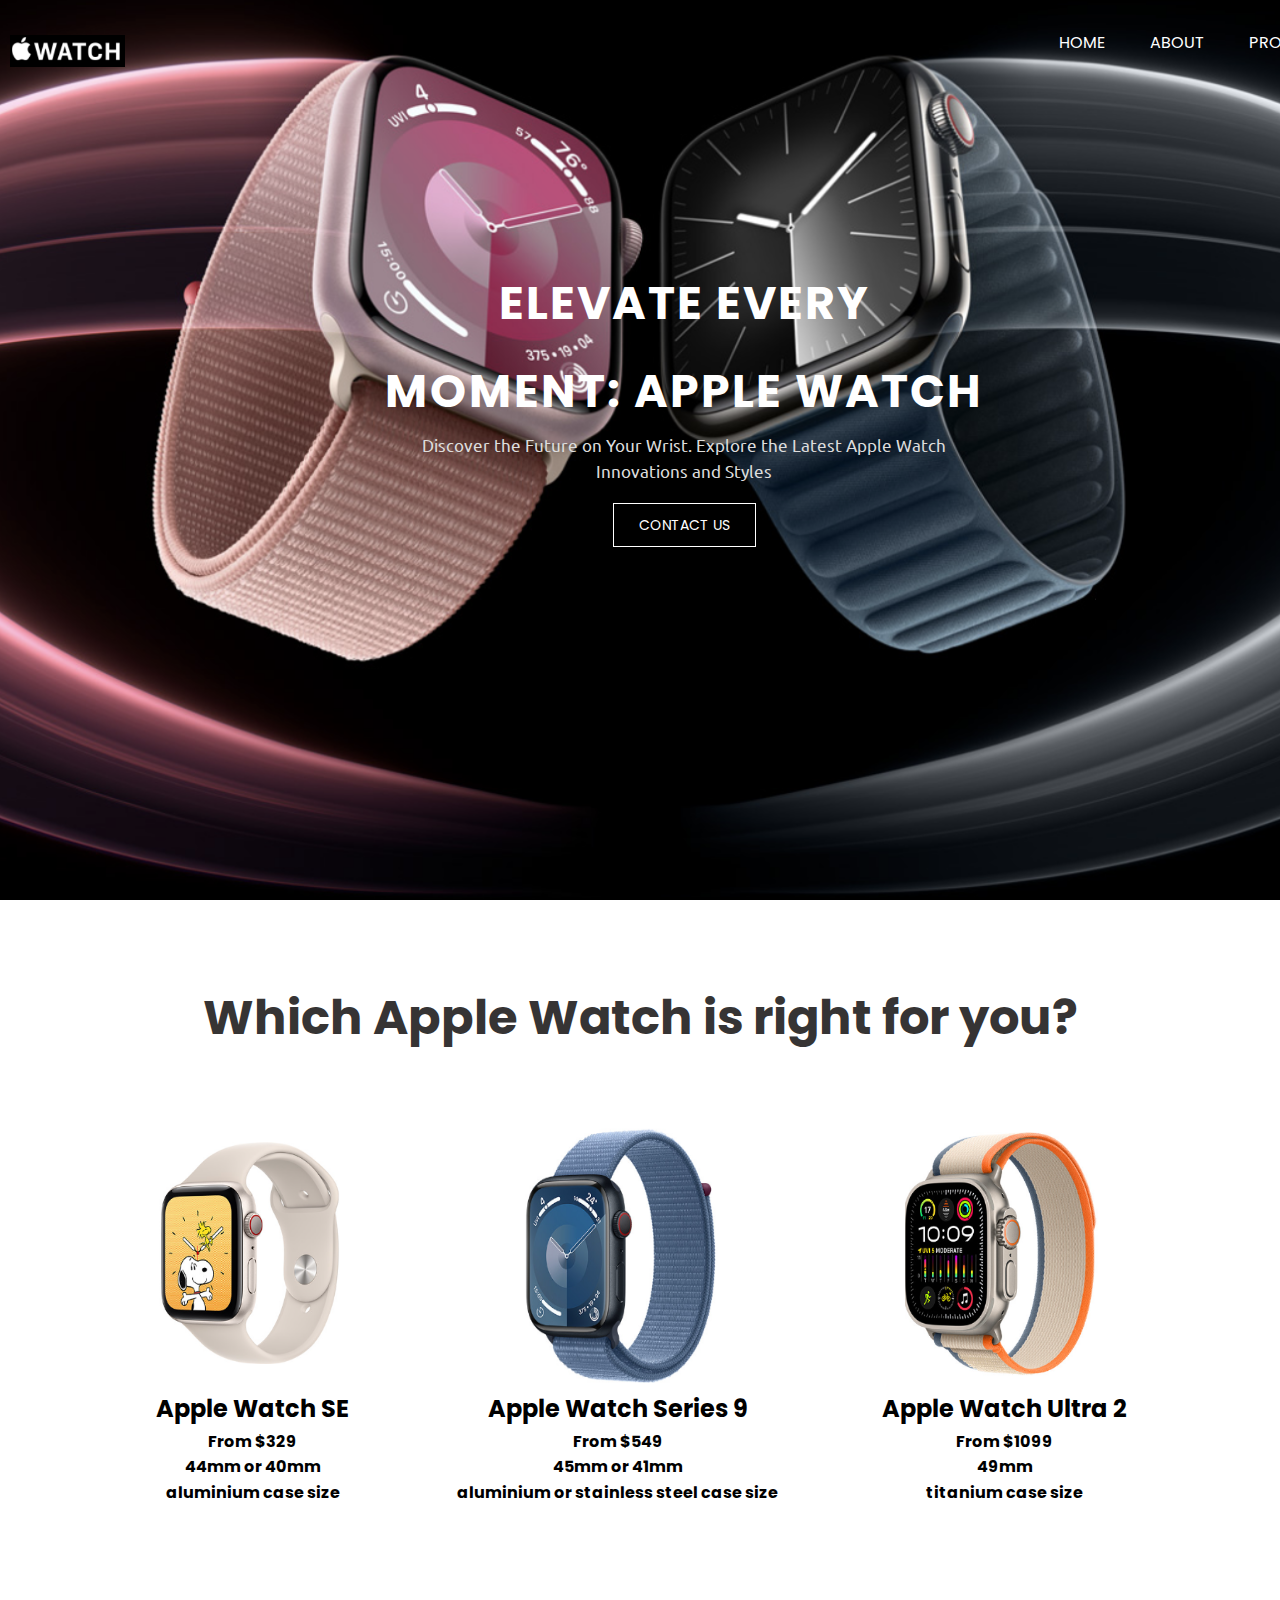
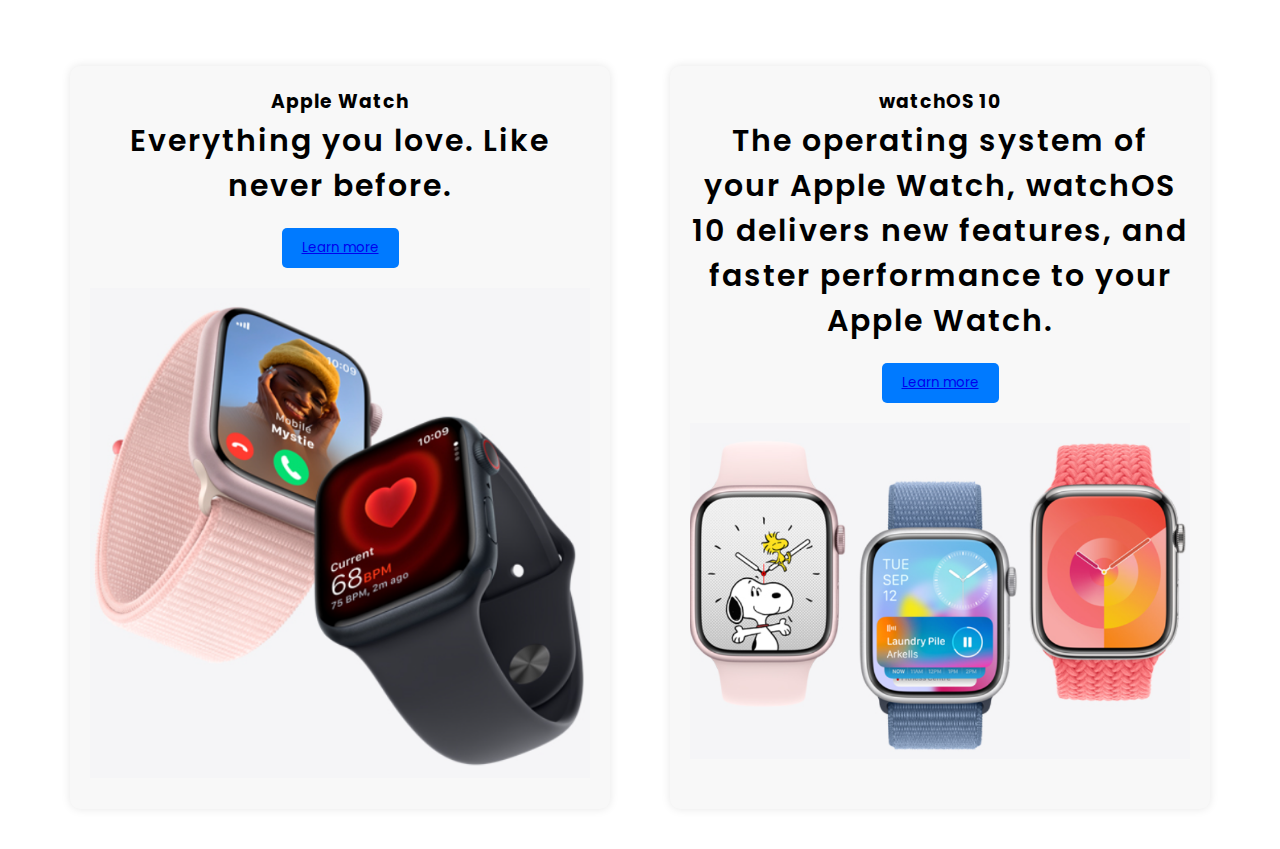
<file: index.html>
<!DOCTYPE html>
<html lang="en">

<head>
    <meta charset="UTF-8">
    <meta http-equiv="X-UA-Compatible" content="IE=edge">
    <meta name="viewport" content="width=device-width, initial-scale=1.0">
    <title>Game Store</title>
    <!-- google fonts -->
    <link href="https://fonts.googleapis.com/css2?family=Poppins:wght@400;700&display=swap" rel="stylesheet">
    <link href="https://fonts.googleapis.com/css2?family=Ubuntu&display=swap" rel="stylesheet">
    <!-- External CSS file-->
    <link rel="stylesheet" href="./CSS/style.css">
</head>

<body>
    <!-- Main header-->
    <header class="main-header">
        <div class="nav">
            <div class="logo">
                <img src="./image/apple-logo.png" alt="logo">
            </div>
            <ul class="menu">
                <li><a href="#">Home</a></li>
                <li><a href="about-us.html">About</a></li>
                <li><a href="product.html">Product</a></li>
                <li><a href="contact.html">Contact</a></li>
            </ul>
        </div>

        <!-- Text on the banner -->
        <div class="main-text">
            <div class="heading">
                <h1><span>Elevate Every Moment: Apple Watch</span></h1>
            </div>
            <p>Discover the Future on Your Wrist. Explore the Latest Apple Watch Innovations and Styles</p>
            <a href="contact.html">Contact US</a>
        </div>
    </header>

    <!-- Products Info -->
    <section class="products-section">
        <h2>Which Apple Watch is right for you?</h2>

        <div class="type">
            <a href="product.html"><img src="./image/watch(1).png" alt="Type 1"></a>
            <h2>Apple Watch SE</h2>
            <p>From $329</p>
            <p>44mm or 40mm</p>
            <p>aluminium case size</p>
        </div>

        <div class="type">
            <a href="product.html"><img src="./image/watch(2).png" alt="Type 2"></a>
            <h2>Apple Watch Series 9</h2>
            <p>From $549</p>
            <p>45mm or 41mm</p>
            <p>aluminium or stainless steel case size</p>
        </div>

        <div class="type">
            <a href="product.html"><img src="./image/watch(3).png" alt="Type 3"></a>
            <h2>Apple Watch Ultra 2</h2>
            <p>From $1099</p>
            <p>49mm</p>
            <p>titanium case size</p>
        </div>
    </section>

    <!-- Information container about apple watch -->
    <section>
        <div class="info-container">
            <div class="left">
                <h3>Apple Watch</h3>
                <p>Everything you love. Like never before.</p>
                <button><a href="product.html">Learn more</a></button>
                <a href="product.html"><img src="./image/img-1.png" alt="img-1" /></a>
            </div>
            <div class="right">
                <h3>watchOS 10</h3>
                <p>The operating system of your Apple Watch, watchOS 10 delivers new features, and faster performance to
                    your Apple Watch.</p>
                <button><a href="product.html">Learn more</a></button>
                <a href="product.html"> <img src="./image/img-2.png" alt="img-2" /></a>
            </div>
        </div>
    </section>
</body>

</html>
</file>
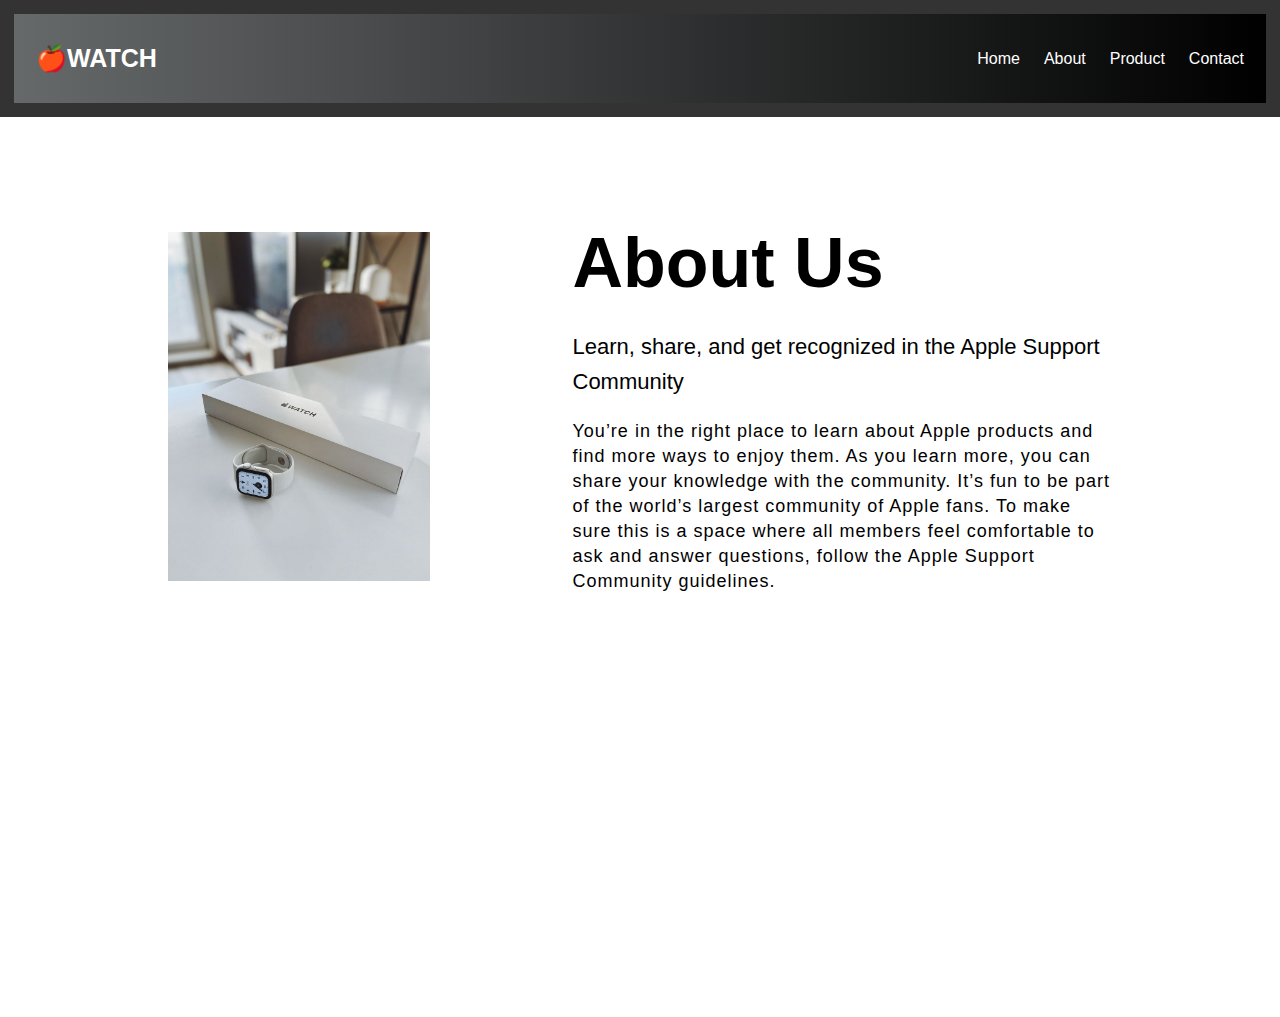
<file: about-us.html>
<!DOCTYPE html>
<html lang="en">

<head>
  <meta charset="UTF-8">
  <meta http-equiv="X-UA-Compatible" content="IE=edge">
  <meta name="viewport" content="width=device-width, initial-scale=1.0">
  <title>About Us</title>
  <link rel="stylesheet" href="./CSS/style.css">
</head>

<body>
  <!-- Navigationa bar-->
  <header class="global-header">
    <div class="head">
      <a href="index.html" class="logo">🍎WATCH</a>
      <div class="header-right-side">
        <a href="index.html">Home</a>
        <a href="about-us.html">About</a>
        <a href="product.html">Product</a>
        <a href="contact.html">Contact</a>
      </div>
    </div>
  </header>

  <!-- About the company-->
  <section class="about-us">
    <div class="about">
      <div class="about-image">
        <img src="./image/about.jpg" class="pic">
      </div>
      <div class="text">
        <h3>About Us</h3>
        <h5>Learn, share, and get recognized in the Apple Support Community</h5>
        <p>You’re in the right place to learn about Apple products and find more ways to enjoy them. As you learn more,
          you can share your knowledge with the community. It’s fun to be part of the world’s largest community of Apple
          fans. To make sure this is a space where all members feel comfortable to ask and answer questions, follow the
          Apple Support Community guidelines.</p>
      </div>
    </div>
  </section>

</body>

</html>
</file>
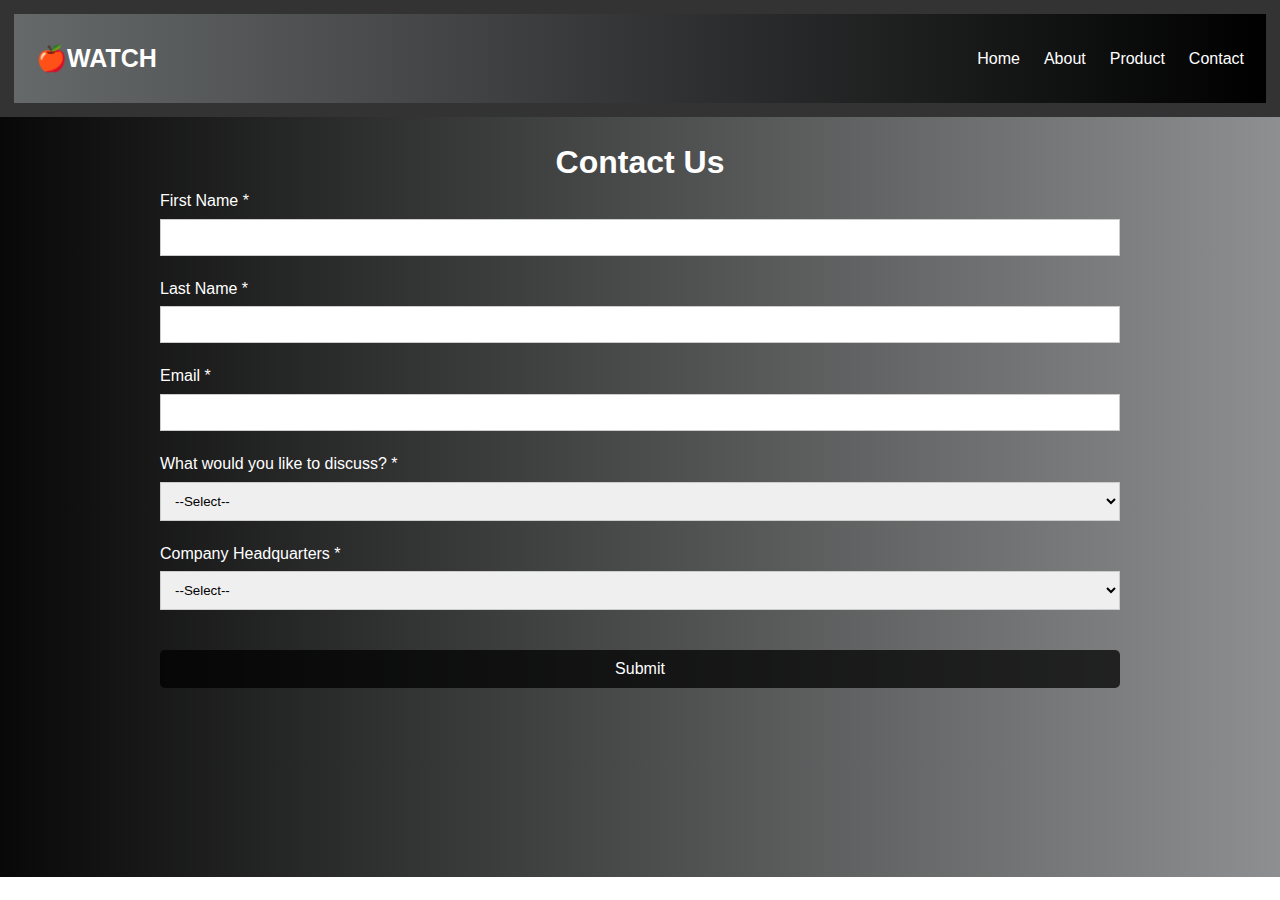
<file: contact.html>
<!DOCTYPE html>
<html lang="en">

<head>
    <meta charset="UTF-8">
    <meta http-equiv="X-UA-Compatible" content="IE=edge">
    <meta name="viewport" content="width=device-width, initial-scale=1.0">
    <title>Contact Us</title>
    <link rel="stylesheet" href="./CSS/style.css">
</head>

<body>
    <!-- Navigation-bar -->
    <header class="global-header">
        <div class="head">
            <a href="index.html" class="logo">🍎WATCH</a>
            <div class="header-right-side">
                <a href="index.html">Home</a>
                <a href="about-us.html">About</a>
                <a href="product.html">Product</a>
                <a href="contact.html">Contact</a>
            </div>
        </div>
    </header>

    <!-- All the contact information through which user can contact to the company-->
    <section class="contact-box">
        <div class="contact-container">
            <h1>Contact Us</h1>
            <form action="#">
                <label for="first_name">First Name *</label>
                <input type="text" id="first_name" name="first_name" required>

                <label for="last_name">Last Name *</label>
                <input type="text" id="last_name" name="last_name" required>

                <label for="Email">Email *</label>
                <input type="email" id="company_email" name="email" required>


                <label for="what_to_discuss">What would you like to discuss? *</label>
                <select id="what_to_discuss" name="what_to_discuss" required>
                    <option value="">--Select--</option>
                    <option value="Explore our plans">Explore our plans</option>
                    <option value="Ask about features">Ask about latest watch features</option>
                    <option value="Discuss pricing">Discuss pricing</option>
                    <option value="Try new watch">Try New Watch</option>
                    <option value="Request a demo">Request a demo</option>
                </select>

                <label for="company_headquarters">Company Headquarters *</label>
                <select id="company_headquarters" name="company_headquarters" required>
                    <option value="">--Select--</option>
                    <option value="Canada">Canada</option>
                    <option value="North America">North America</option>
                    <option value="Europe">Europe</option>
                    <option value="Asia">Asia</option>
                    <option value="Australia">Australia</option>
                </select>

                <button type="submit">Submit</button>
            </form>
        </div>
    </section>
</body>

</html>
</file>
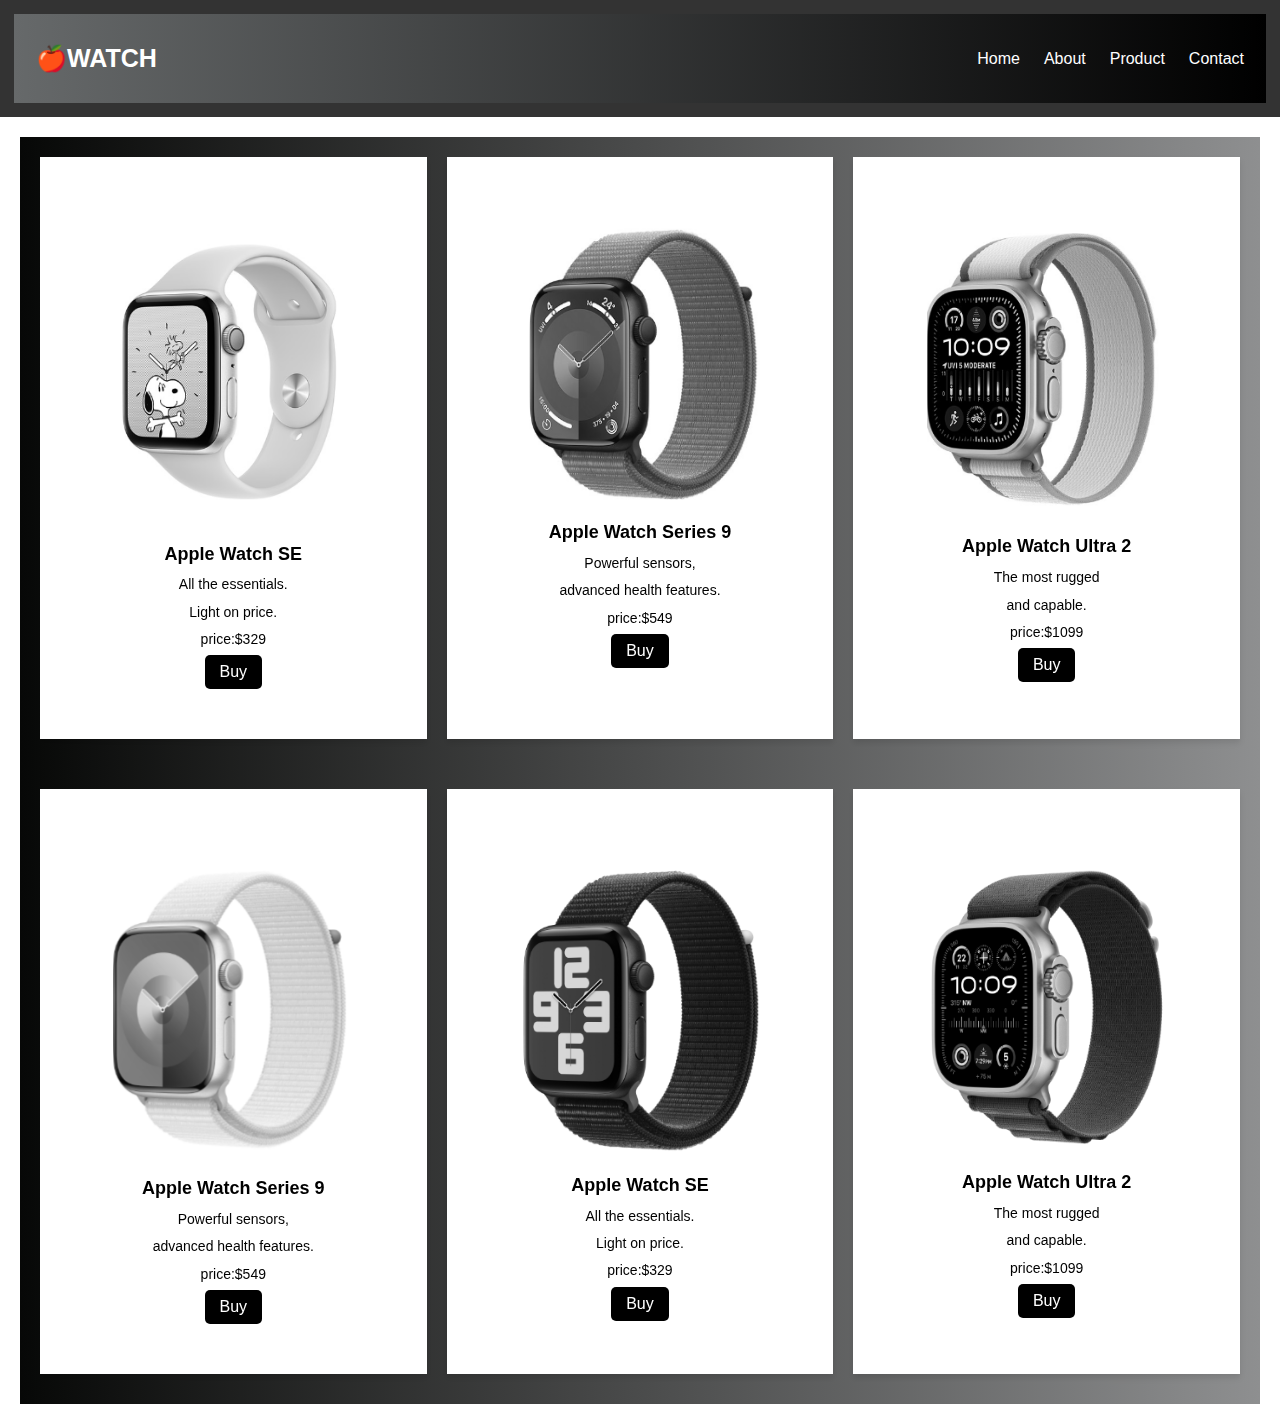
<file: product.html>
<!DOCTYPE html>
<html lang="en">

<head>
    <meta charset="UTF-8">
    <meta http-equiv="X-UA-Compatible" content="IE=edge">
    <meta name="viewport" content="width=device-width, initial-scale=1.0">
    <title>Product Details</title>
    <link rel="preconnect" href="https://fonts.googleapis.com">
    <link rel="preconnect" href="https://fonts.gstatic.com" crossorigin>
    <link href="https://fonts.googleapis.com/css2?family=Foldit&family=Sedgwick+Ave+Display&display=swap"
        rel="stylesheet">
    <link rel="preconnect" href="https://fonts.googleapis.com">
    <link rel="preconnect" href="https://fonts.gstatic.com" crossorigin>
    <link href="https://fonts.googleapis.com/css2?family=Bungee+Spice&display=swap" rel="stylesheet">
    <!-- linked external CSS file -->
    <link rel="stylesheet" href="./CSS/style.css"> 
</head>

<body>

    <!-- Navigation Section -->
    <header class="global-header">
        <div class="head">
            <a href="index.html" class="logo">🍎WATCH</a>
            <div class="header-right-side">
                <a href="index.html">Home</a>
                <a href="about-us.html">About</a>
                <a href="product.html">Product</a>
                <a href="contact.html">Contact</a>
            </div>
        </div>
    </header>

    <!-- Products with its price and info -->
    <section>
        <div class="container-1">
            <div class="product-webpage">
                <img class="product-images" src="./image/watch(1).png" alt="product-1">
                <h2>Apple Watch SE</h2>
                <p>All the essentials.</p>
                <p>Light on price.</p>
                <p>price:$329</p>
                <button class="buy">Buy</button>
            </div>
            <div class="product-webpage">
                <img class="product-images" src="./image/watch(2).png" alt="product-2">
                <h2>Apple Watch Series 9</h2>
                <p>Powerful sensors,</p>
                <p>advanced health features.</p>
                <p>price:$549 </p>
                <button class="buy">Buy</button>
            </div>
            <div class="product-webpage">
                <img class="product-images" src="./image/watch(3).png" alt="product-3">
                <h2>Apple Watch Ultra 2</h2>
                <p>The most rugged</p>
                <p>and capable.</p>
                <p>price:$1099</p>
                <button class="buy">Buy</button>
            </div>
            <div class="product-webpage">
                <img class="product-images" src="./image/watch-4.png" alt="product-4">
                <h2>Apple Watch Series 9</h2>
                <p>Powerful sensors,</p>
                <p>advanced health features.</p>
                <p>price:$549</p>
                <button class="buy">Buy</button>
            </div>
            <div class="product-webpage">
                <img class="product-images" src="./image/watch-5.png" alt="product-5">
                <h2>Apple Watch SE</h2>
                <p>All the essentials.</p>
                <p>Light on price.</p>
                <p>price:$329 </p>
                <button class="buy">Buy</button>
            </div>
            <div class="product-webpage">
                <img class="product-images" src="./image/watch-6.png" alt="product-6">
                <h2>Apple Watch Ultra 2</h2>
                <p>The most rugged</p>
                <p>and capable.</p>
                <p>price:$1099</p>
                <button class="buy">Buy</button>
            </div>

        </div>
    </section>

</body>

</html>
</file>
<file: CSS/style.css>
* {
  margin: 0;
  padding: 0;
}

body {
  font-family: 'Poppins', sans-serif;
}

.nav {
  width: 1500px;
  margin: auto;
}

header .logo {
  display: flex;
  text-align: left;
}

header .logo img {
  width: 9vw;
  height: auto;
  margin-left: 10px;
}

.main-header {
  height: 100vh;
  position: relative;
  background-image: url(../image/watch_background.png);
  background-size: cover;
  background-position: center center;
}

.menu {
  float: right;
  margin-top: 30px;
  margin-right: 30px;
  list-style: none;
}

.menu li {
  display: inline-block;
}

.menu li a {
  color: #fff;
  text-decoration: none;
  text-transform: uppercase;
  font-family: 'Poppins', sans-serif;
  font-size: 16px;
  padding: 5px 20px;
}

.menu li a:hover {
  background: #fff;
  color: #333;
}

.logo {
  float: left;
}

.logo img {
  padding: 15px 0;
  width: 1%;
}

.main-text {
  position: absolute;
  width: 600px;
  height: 400px;
  margin: 20% 30%;
  text-align: center;
}

.main-text h1 {
  text-align: center;
  color: #fff;
  text-transform: uppercase;
  font-size: 55px;
}

.main-text p {
  line-height: 1.5;
  color: #ddd;
  font-family: 'Ubuntu', sans-serif;
  font-size: 17px;
}

.main-text h1 span {
  color: rgb(255, 255, 255);
  font-size: smaller;
  letter-spacing: 2px;
}

.heading {
  color: #214dcb;
}

.main-text a {
  border: 1px solid #fff;
  padding: 10px 25px;
  display: inline-block;
  color: #fff;
  text-decoration: none;
  text-transform: uppercase;
  font-size: 14px;
  margin-top: 20px;
}

.main-text a:hover {
  background: #fff;
  color: #333;
}

/* global navigation-bar*/

.global-header {
  padding: 14px;
  text-align: center;
  background-color: #333;
  color: #fff;
}

.head {
  overflow: hidden;
  padding: 20px 10px;
  background: linear-gradient(to right, rgb(102, 105, 106), #000000);
}

.head a {
  float: left;
  color: white;
  text-align: center;
  text-decoration: none;
  font-size: 16px;
  padding: 12px;
  line-height: 25px;
}

.head a.logo {
  font-size: 25px;
  font-weight: bold;
}

.head a:hover {
  background-color: #ddd;
  color: black;
}

.about-image img {
  transition: 1s ease;
}

.about-image img:hover {
  -webkit-transform: scale(1.2);
  -ms-transform: scale(1.2);
  transform: scale(1.2);
  transition: 1s ease;
}

.header-right-side {
  float: right;
}

@media screen and (max-width: 500px) {
  .global-header a {
    float: none;
    display: block;
    text-align: left;
  }

  .header-right-side {
    float: none;
  }
}

section {

  padding: 20px;
}

.about {
  display: flex;
}

footer {
  background-color: #333;
  color: #fff;
  padding: 30px;
  position: fixed;
  bottom: 0;
  width: 100%;
  text-align: center;
}

@media screen and (max-width: 600px) {

  header,
  nav,
  section,
  footer {
    padding: 10px;
  }
}

/* Make webpages more responsive */

@media (max-width:600px) {
  .main-header {
    width: 100%;
  }

  .logo {
    float: none;
    width: 50%;
    text-align: center;
    margin: auto;
  }

  .menu {
    float: none;
    margin-top: 0;
  }

  .menu li a {
    padding: 5px;
    font-size: 11px;
  }

  .menu {
    text-align: center;
  }

  .main-text {
    width: 100%;
    height: auto;
    margin: 15% 0;
  }

  .main-text h1 {
    font-size: 30px;
  }
}

/* products on home page*/

.products-section {
  text-align: center;
  margin: 50px;
  font-family: 'Lucida Sans', 'Lucida Sans Regular', 'Lucida Grande', 'Lucida Sans Unicode', Geneva, Verdana, sans-serif;
}

.type {
  display: inline-block;
  margin: 50px;
}

.type img {
  width: 200px;
  height: 20vw;
}

.type p {
  font-weight: bolder;
  font-size: 1rem;
  color: #000000;
}

.products-section>h2 {
  color: #363434;
  margin-top: 10px;
  font-size: 3rem;
}

.type img:hover {
  width: 250px;
  height: 30vh;
  transition: 0.5s;
}


/* Info content*/

.info-container {
  display: flex;
  justify-content: space-around;
  padding: 20px;
}

.left, .right {
  background-color: #f8f8f8;
  padding: 20px;
  width: 45%;
  text-align: center;
  line-height: 2em;
  letter-spacing: 1px;
  border-radius: 10px;
  box-shadow: 0 0 10px rgba(0, 0, 0, 0.1);
}

.left > p, .right > p{
  font-size: 30px;
  line-height: 1.5em;
  letter-spacing: 2px;
  font-weight: 600;
}

h3 {
  margin-top: 0;
}

button {
  background-color: #007aff;
  color: white;
  margin-top: 20px;
  border: none;
  border-radius: 5px;
  padding: 10px 20px;
  cursor: pointer;
}

button:hover {
  background-color: #0057b8;
}

img {
  width: 100%;
  height: auto;
  margin-top: 20px;
}


/* About US */

@import url('https://fonts.googleapis.com/css2?family=Poppins:wght@200;300;400;500&display=swap');

* {
  margin: 0;
  padding: 0;
  box-sizing: border-box;
  font-family: 'Poppins', sans-serif;
}

.about-us {
  height: 100vh;
  width: 100%;
  padding: 90px 0;
}

.pic {
  height: auto;
  width: 262px;
}

.about {
  width: 1130px;
  max-width: 85%;
  margin: 0 auto;
  display: flex;
  align-items: center;
  justify-content: space-around;
}

.text {
  width: 540px;
}

.text h3 {
  font-size: 70px;
  font-weight: 600;
  margin-bottom: 10px;

}

.text h5 {
  font-size: 22px;
  font-weight: 500;
  margin-bottom: 20px;
}

span {
  color: #4070f4;
}

.text p {
  font-size: 18px;
  line-height: 25px;
  letter-spacing: 1px;
}

.data {
  margin-top: 30px;
}


.hire {
  font-size: 18px;
  background: #4070f4;
  color: #fff;
  text-decoration: none;
  border: none;
  padding: 8px 25px;
  border-radius: 6px;
  transition: 0.5s;
}

.hire:hover {
  background: #000;
  border: 1px solid #4070f4;
}


@import url('https://fonts.googleapis.com/css2?family=Poppins:wght@200;300;400;500;600;700&display=swap');

* {
  margin: 0;
  padding: 0;
  box-sizing: border-box;
  font-family: "Poppins", sans-serif;
}


/* Product Page */


.container-1 {
  display: flex;
  flex-wrap: wrap;
  margin: 0px;
  justify-content: space-evenly;
  background: linear-gradient(to right, #070807, #8e8f90);
}

.product-webpage {
  width: calc(32% - 10px);
  box-sizing: border-box;
  padding: 50px;
  margin-top: 20px;
  margin-bottom: 20px;
  background-color: white;
  border-color: black;
  box-shadow: 0 4px 6px rgba(0, 0, 0, 0.1);
  transition: transform 0.3s ease-in-out;
  filter: grayscale(100%);
  font-family: 'Foldit', sans-serif;
}

.product-webpage img {
  width: 100%;
  max-width: 240px;
  height: auto;
  transition: filter 0.3s ease-in-out;
}

/* Hover effects */
.product-webpage:hover {
  transform: scale(1.05);
  filter: grayscale(0%);
}

/* buy button */
.buy {
  background-color: #000000;
  color: #fff;
  border: none;
  padding: 10px;
  cursor: pointer;
  margin-top: auto;
}

.product-images {
  width: 300px;
  height: 400px;
}

.product-webpage {
  text-align: center;
  margin-bottom: 30px;
}

.product-webpage h2 {
  margin-top: 10px;
  font-size: 18px;
}

.product-webpage p {
  margin: 5px 0;
  font-size: 14px;
}

.buy {
  padding: 8px 15px;
  font-size: 16px;
}


/* Contact */

body {
  font-family: Arial, sans-serif;
  line-height: 1.6;
}

.contact-box{
  background: linear-gradient(to right, #070807, #8e8f90);
  color:white;
}

.contact-container {
  max-width: 960px;
  margin: 0 auto;
  height:80vh;
}

h1 {
  text-align: center;
  color: white;
}

label {
  display: block;
  margin-bottom: 5px;
}

input[type="text"], input[type="email"], select, textarea {
  width: 100%;
  padding: 10px;
  margin-bottom: 20px;
  border: 1px solid #ccc;
  box-sizing: border-box;
}

button[type="submit"] {
  width: 100%;
  padding: 10px;
  background-color: rgba(0, 0, 0, 0.733);
  font-size: 16px;
}
</file>
